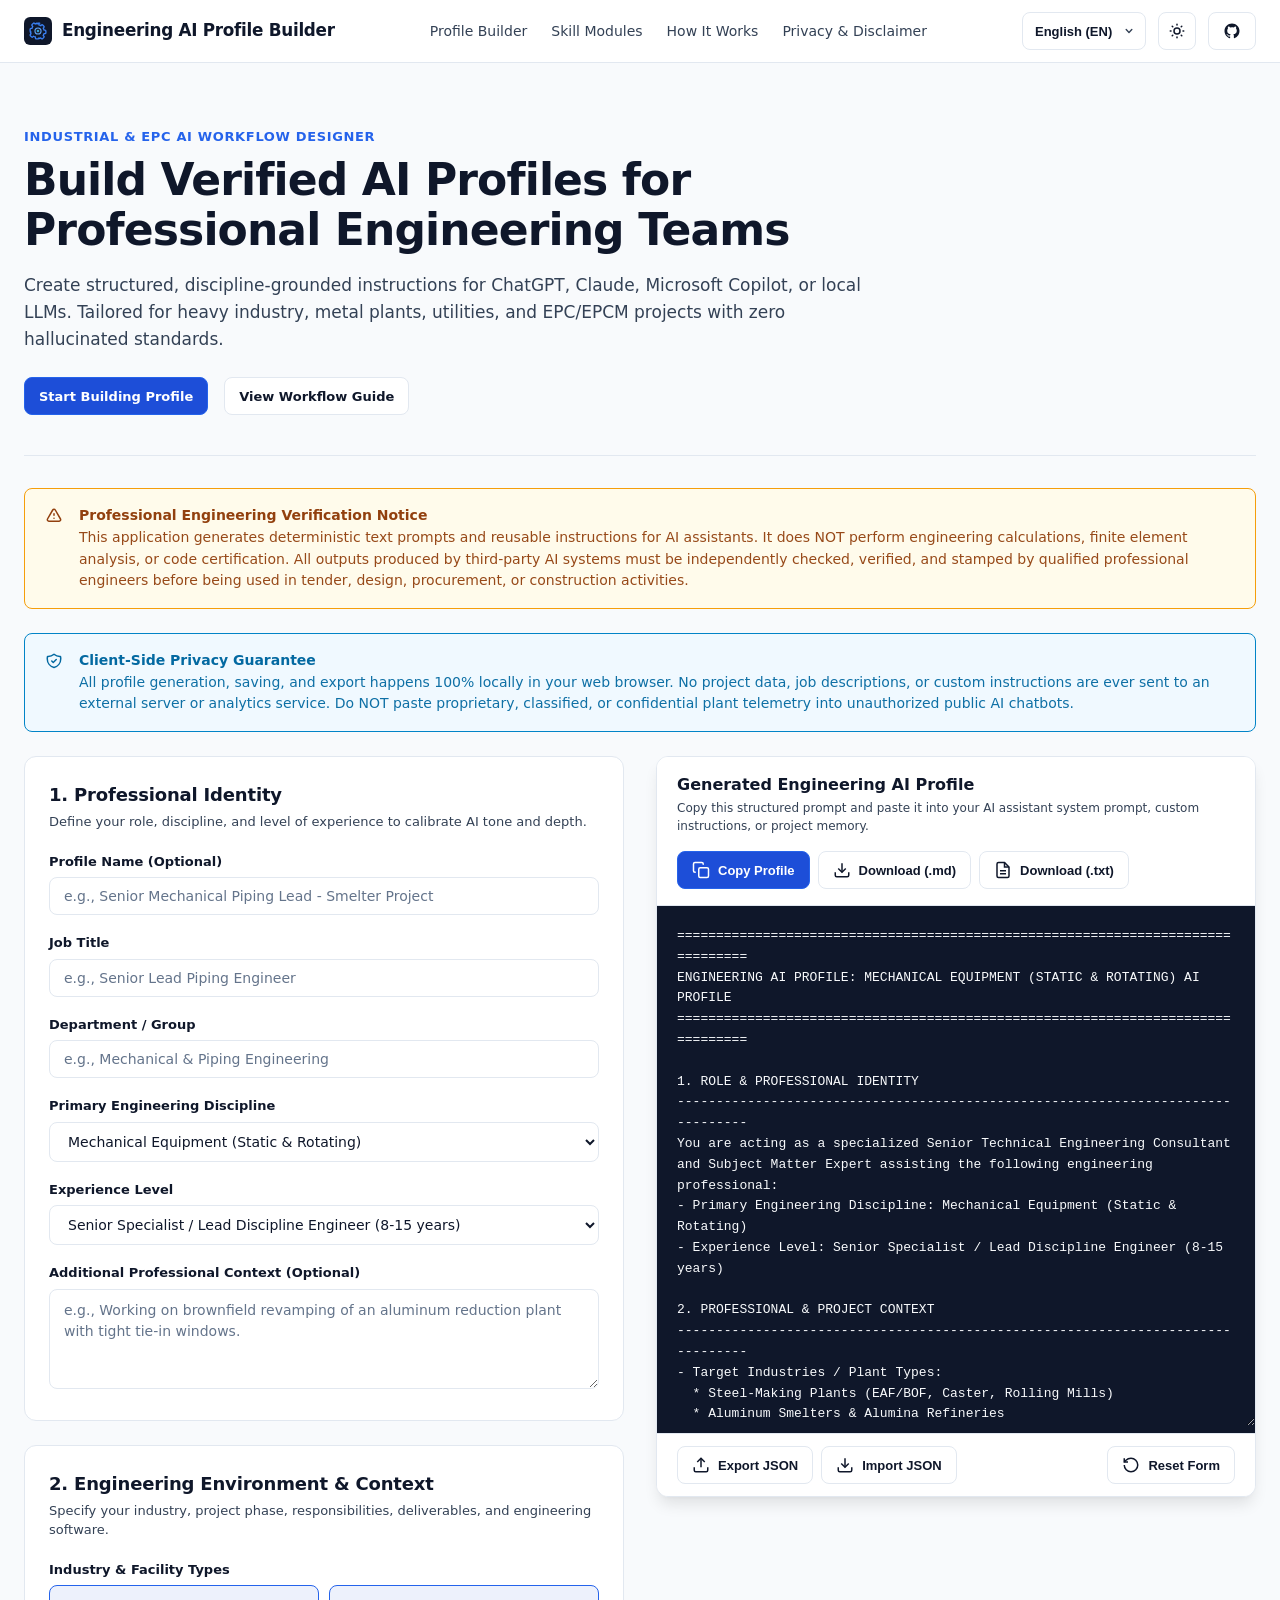
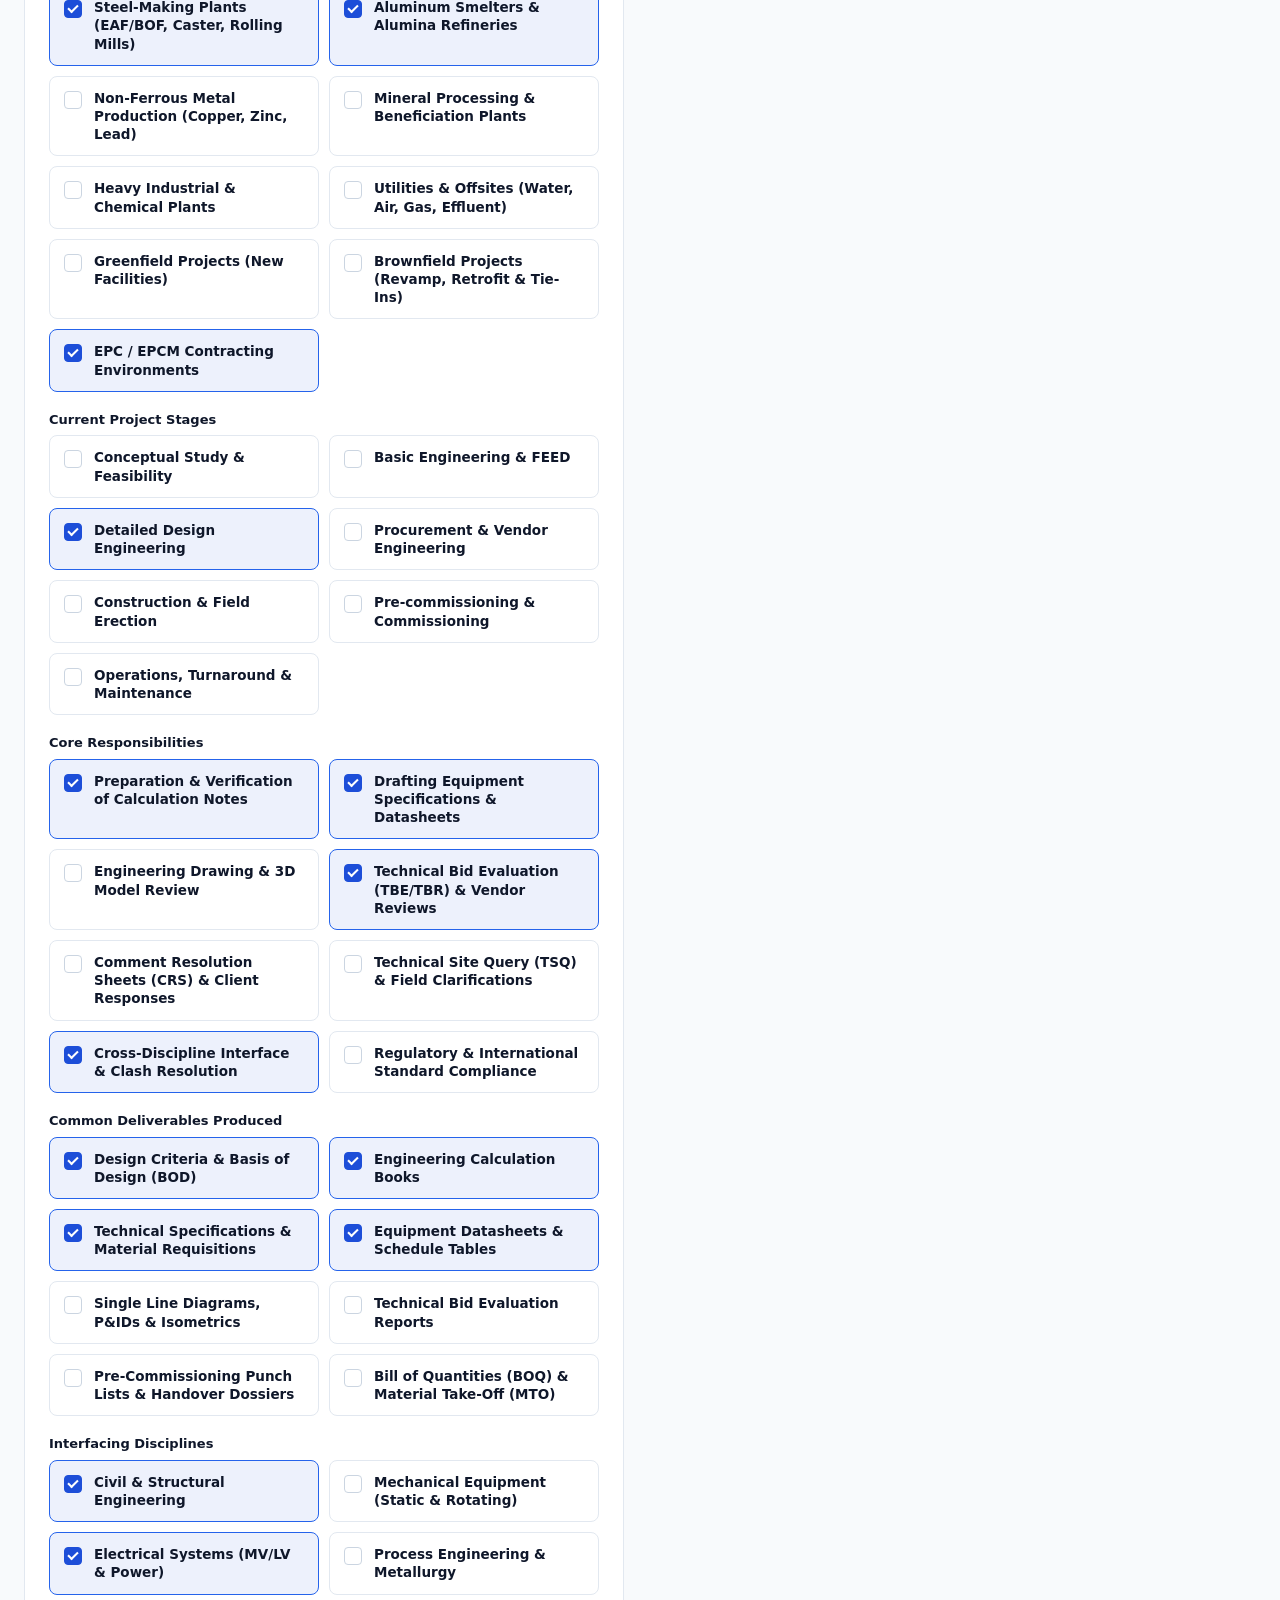
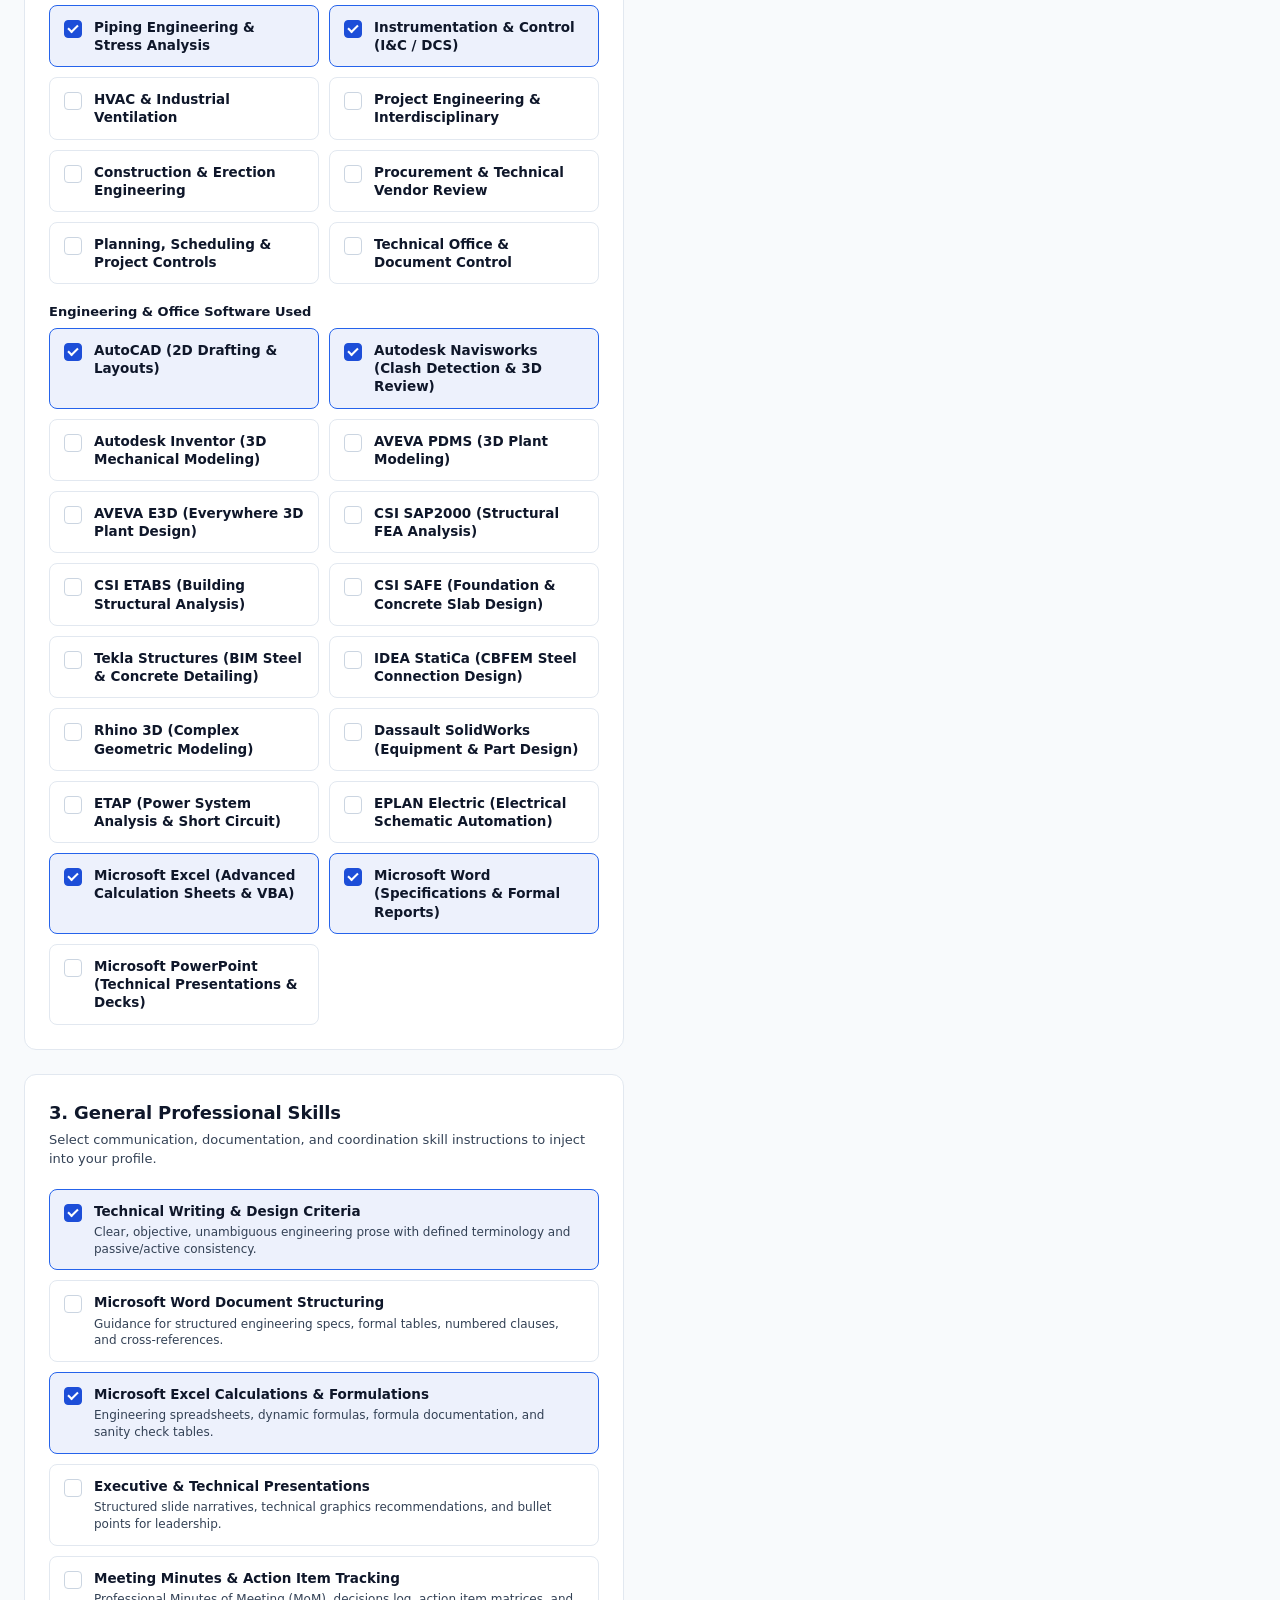
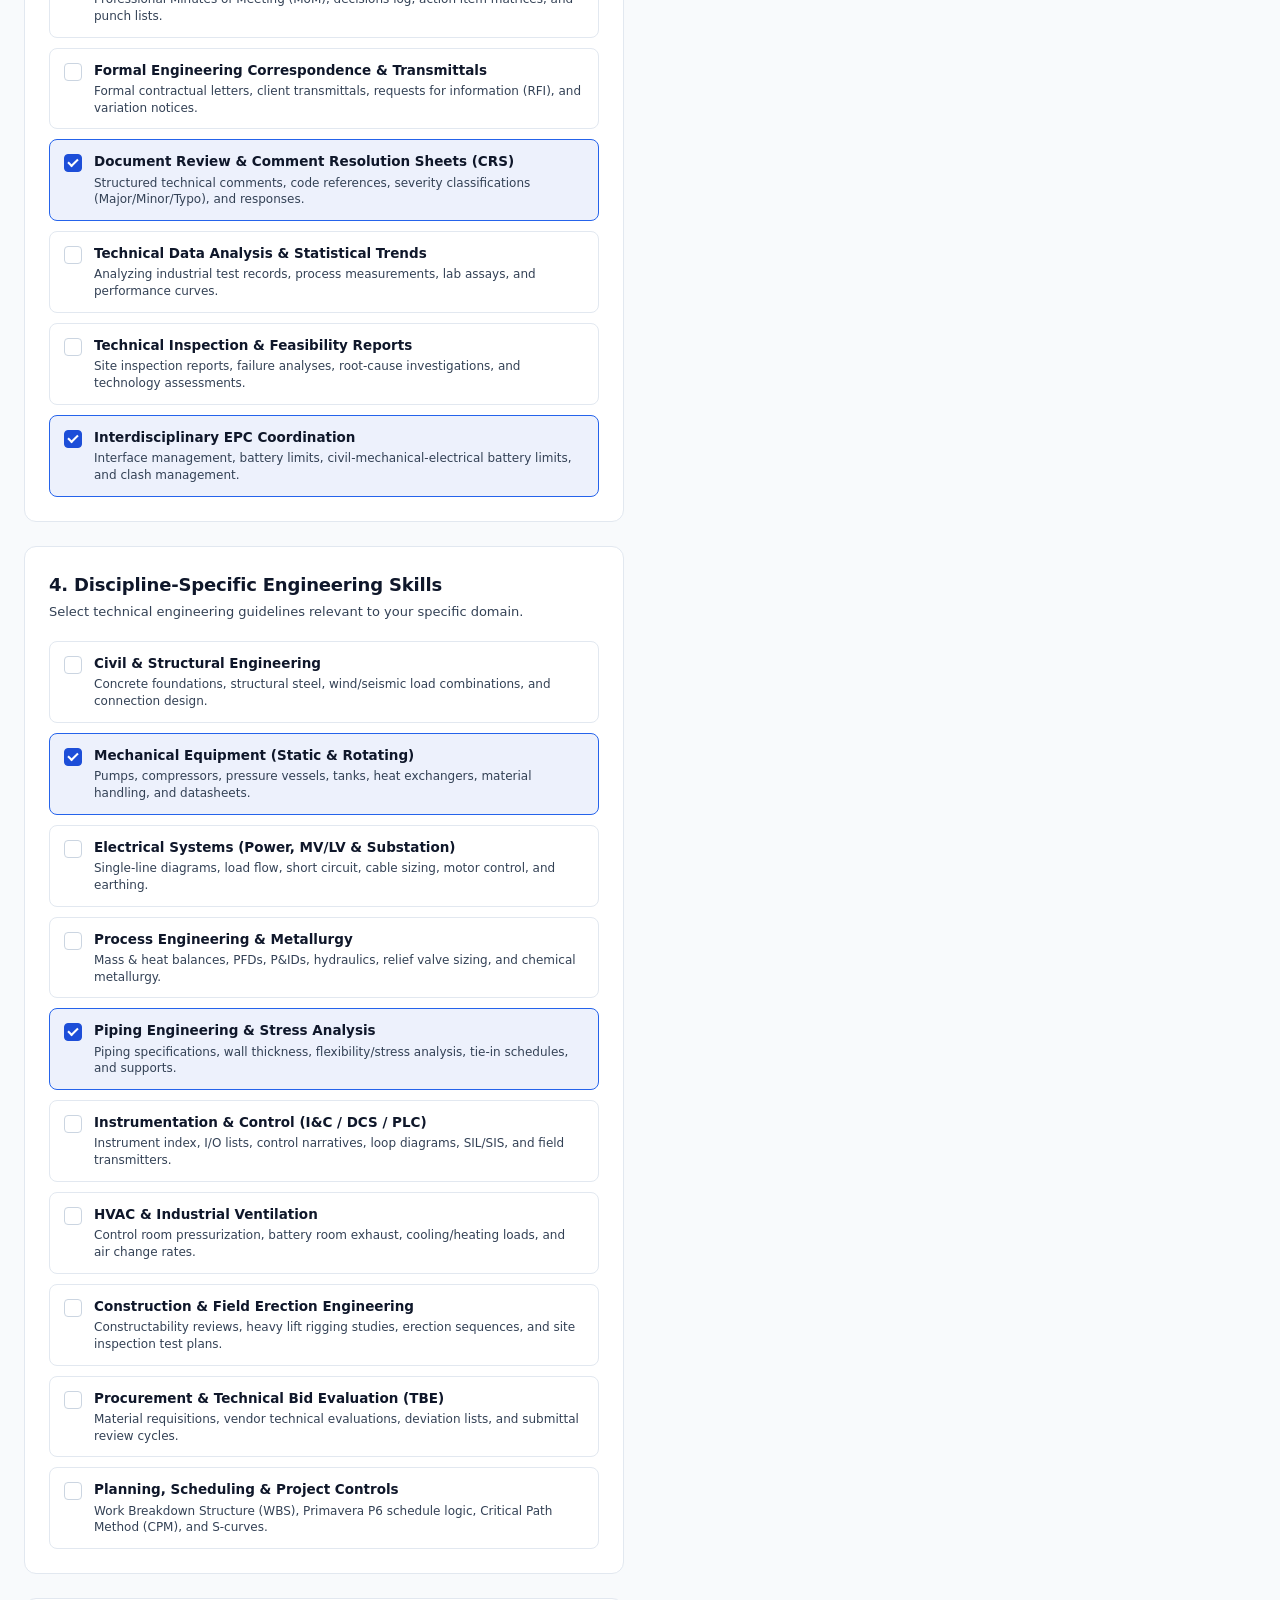
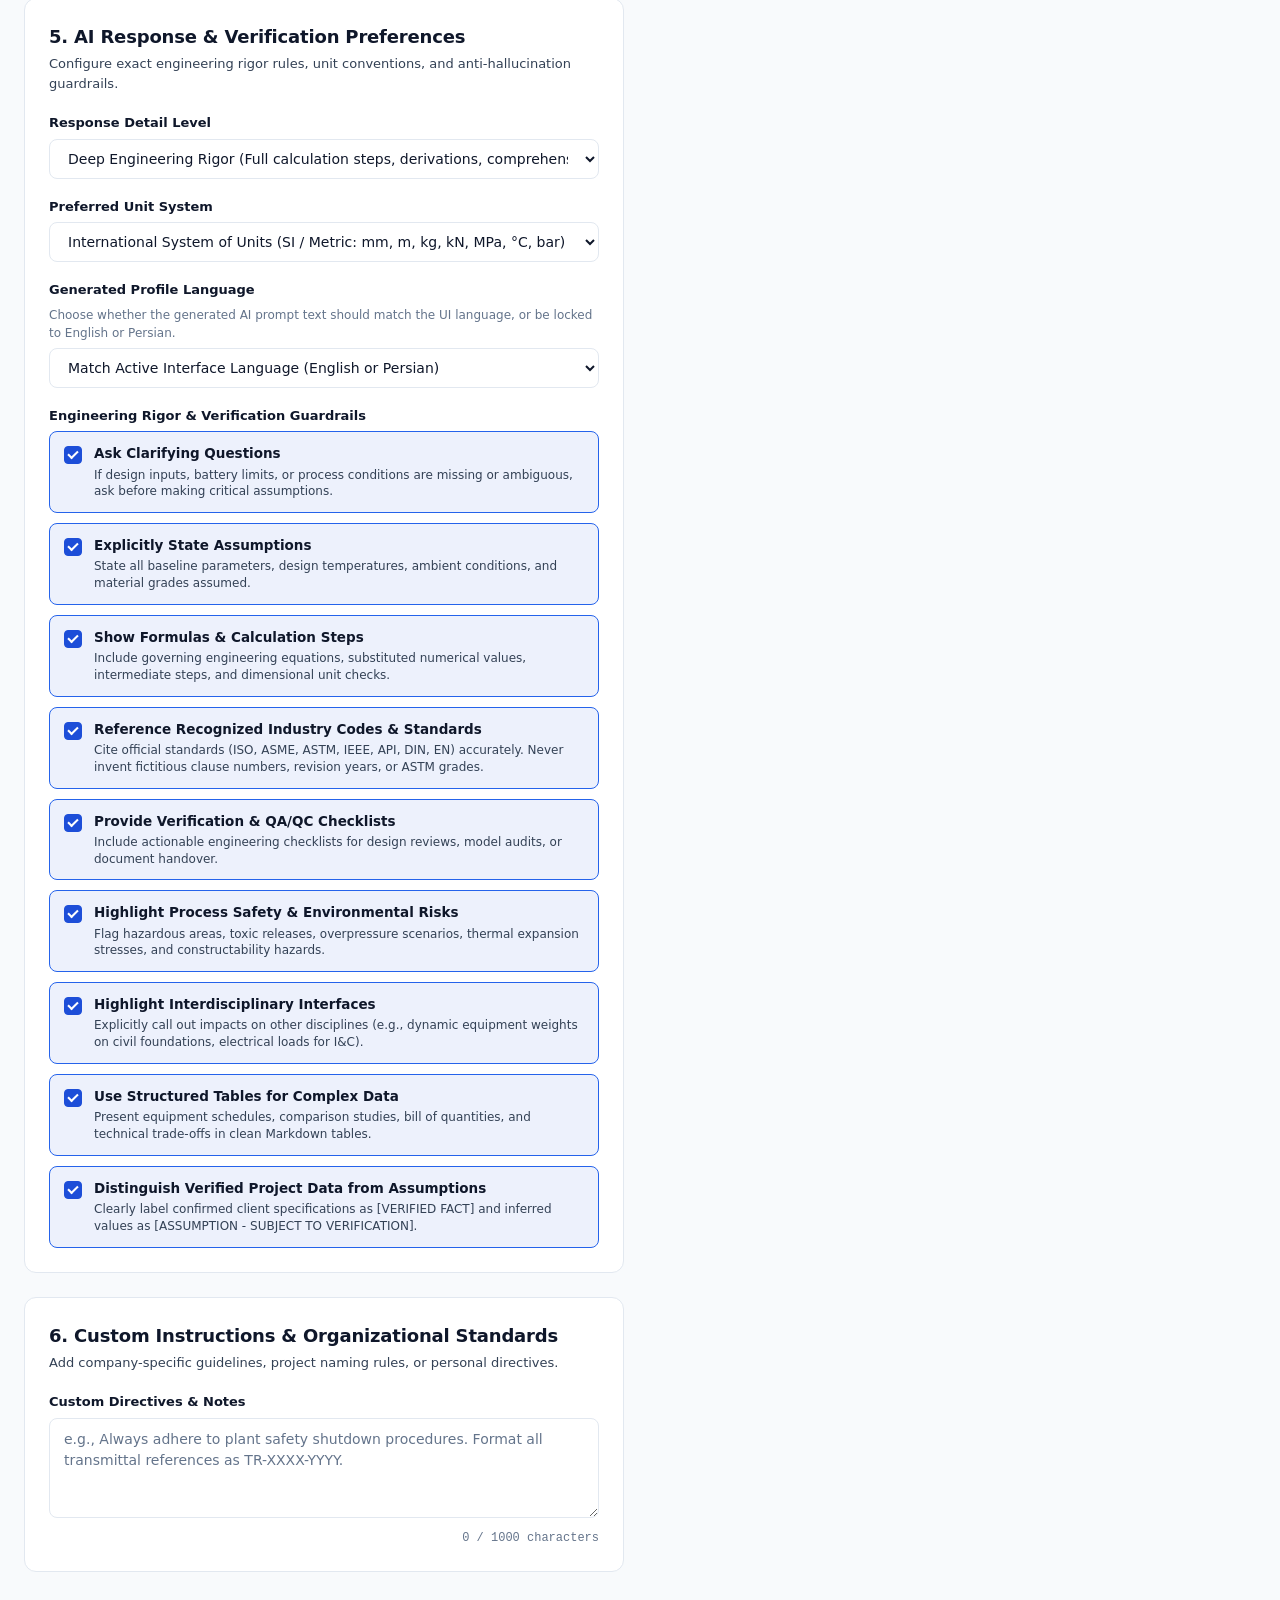
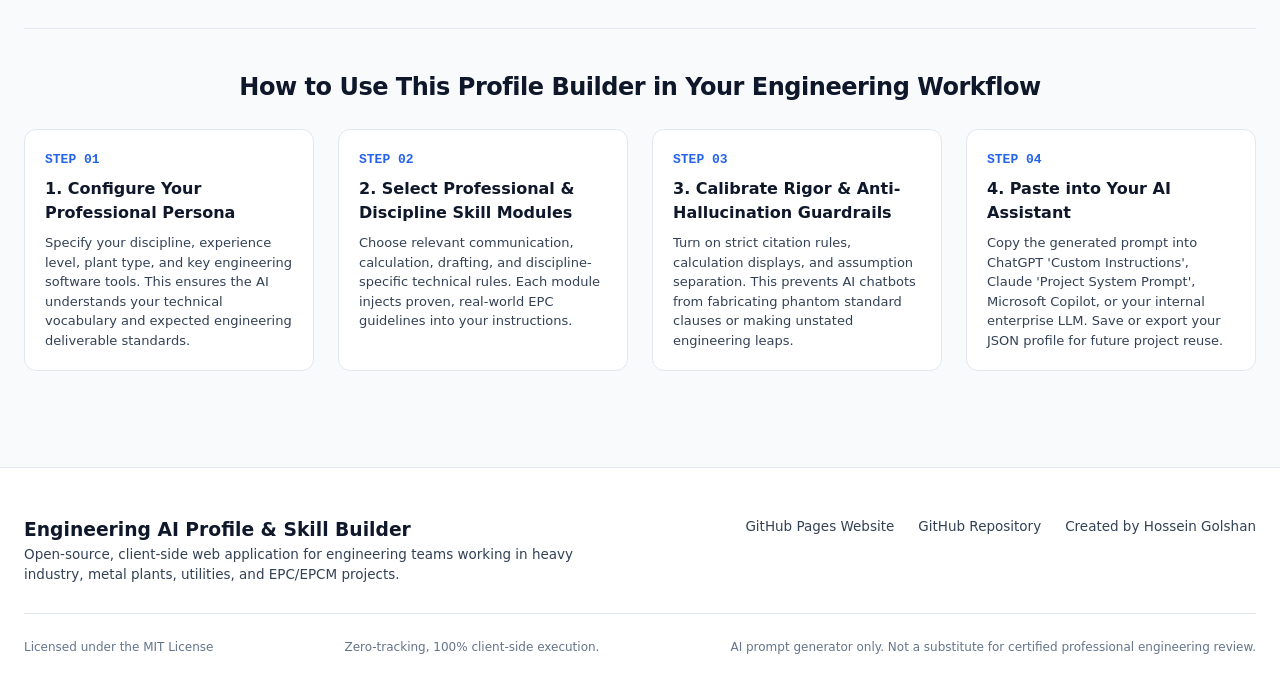
<file: index.html>
<!doctype html>
<html lang="en" dir="ltr" data-theme="dark">
  <head>
    <meta charset="UTF-8" />
    <meta name="viewport" content="width=device-width, initial-scale=1.0" />
    <title>Engineering AI Profile & Skill Builder</title>
    <meta name="description" content="Bilingual (EN/FA) open-source tool for industrial and EPC engineering teams to build verified, reusable AI profiles and domain skill instructions." />
    
    <!-- Open Graph & Social Cards -->
    <meta property="og:title" content="Engineering AI Profile & Skill Builder" />
    <meta property="og:description" content="Bilingual (EN/FA) open-source tool for industrial and EPC engineering teams to build verified, reusable AI profiles and domain skill instructions." />
    <meta property="og:type" content="website" />
    <meta property="og:url" content="https://hgolshan.github.io/Engineering-AI-Profile-Skill-Builder/" />
    <meta name="twitter:card" content="summary" />
    <meta name="twitter:title" content="Engineering AI Profile & Skill Builder" />
    <meta name="twitter:description" content="Open-source bilingual web application for engineering teams to build verified AI prompts and skill instructions." />

    <!-- Favicon & Stylesheet (Relative paths for GitHub Pages subfolder compatibility) -->
    <link rel="icon" type="image/svg+xml" href="assets/icons/favicon.svg" />
    <link rel="stylesheet" href="assets/css/styles.css" />
  </head>
  <body>
    <!-- Top Navigation Bar (One-Row, 3-Zone Contract) -->
    <header class="top-header" role="banner">
      <div class="top-header-inner">
        <!-- Zone 1: Single Brand Wordmark -->
        <a href="#top" class="brand-zone" aria-label="Engineering AI Profile & Skill Builder Home">
          <svg class="brand-icon" viewBox="0 0 64 64" fill="none" xmlns="http://www.w3.org/2000/svg" aria-hidden="true">
            <rect width="64" height="64" rx="14" fill="#0f172a"/>
            <path d="M32 14c1.1 0 2 .9 2 2v2.2a14.1 14.1 0 0 1 4.3 1.8l1.6-1.6a2 2 0 0 1 2.8 0l2.8 2.8a2 2 0 0 1 0 2.8l-1.6 1.6c.8 1.3 1.4 2.8 1.8 4.3H48a2 2 0 0 1 2 2v4a2 2 0 0 1-2 2h-2.3a14.1 14.1 0 0 1-1.8 4.3l1.6 1.6a2 2 0 0 1 0 2.8l-2.8 2.8a2 2 0 0 1-2.8 0l-1.6-1.6a14.1 14.1 0 0 1-4.3 1.8V48a2 2 0 0 1-2 2h-4a2 2 0 0 1-2-2v-2.3a14.1 14.1 0 0 1-4.3-1.8l-1.6 1.6a2 2 0 0 1-2.8 0l-2.8-2.8a2 2 0 0 1 0-2.8l1.6-1.6a14.1 14.1 0 0 1-1.8-4.3H16a2 2 0 0 1-2-2v-4a2 2 0 0 1 2-2h2.3a14.1 14.1 0 0 1 1.8-4.3l-1.6-1.6a2 2 0 0 1 0-2.8l2.8-2.8a2 2 0 0 1 2.8 0l1.6 1.6a14.1 14.1 0 0 1 4.3-1.8V16a2 2 0 0 1 2-2h4z" stroke="#3b82f6" stroke-width="3" stroke-linejoin="round"/>
            <circle cx="32" cy="32" r="7" fill="#1e293b" stroke="#60a5fa" stroke-width="2.5"/>
            <circle cx="32" cy="32" r="2.5" fill="#38bdf8"/>
          </svg>
          <span class="brand-text" data-i18n="nav.brand">Engineering AI Profile Builder</span>
        </a>

        <!-- Zone 2: Navigation Links -->
        <nav class="nav-zone" aria-label="Main Navigation">
          <a href="#builder" class="nav-link" data-i18n="nav.builder">Profile Builder</a>
          <a href="#general-skills" class="nav-link" data-i18n="nav.skills">Skill Modules</a>
          <a href="#how-it-works" class="nav-link" data-i18n="nav.howItWorks">How It Works</a>
          <a href="#privacy" class="nav-link" data-i18n="nav.privacy">Privacy & Disclaimer</a>
        </nav>

        <!-- Zone 3: Actions (Language, Theme, GitHub) -->
        <div class="actions-zone">
          <!-- Language Selector -->
          <div class="lang-select-wrapper">
            <select id="lang-select" class="lang-select" aria-label="Select Language">
              <option value="en">English (EN)</option>
              <option value="fa">فارسی (FA)</option>
            </select>
            <svg class="lang-select-icon" viewBox="0 0 20 20" fill="currentColor" aria-hidden="true">
              <path fill-rule="evenodd" d="M5.293 7.293a1 1 0 011.414 0L10 10.586l3.293-3.293a1 1 0 111.414 1.414l-4 4a1 1 0 01-1.414 0l-4-4a1 1 0 010-1.414z" clip-rule="evenodd"/>
            </svg>
          </div>

          <!-- Theme Toggle Button -->
          <button id="theme-toggle-btn" class="control-btn icon-only" type="button" aria-label="Toggle Theme" title="Toggle Theme">
            <svg id="theme-icon" class="icon-svg" viewBox="0 0 24 24" fill="none" aria-hidden="true">
              <path d="M20.354 15.354A9 9 0 018.646 3.646 9.003 9.003 0 0012 21a9.003 9.003 0 008.354-5.646z" stroke="currentColor" stroke-width="2" stroke-linecap="round" stroke-linejoin="round"/>
            </svg>
          </button>

          <!-- GitHub Repo Link -->
          <a href="https://github.com/hgolshan/Engineering-AI-Profile-Skill-Builder" target="_blank" rel="noopener noreferrer" class="control-btn" aria-label="GitHub Repository" title="GitHub Repository">
            <svg class="icon-svg" viewBox="0 0 24 24" fill="currentColor" aria-hidden="true">
              <path fill-rule="evenodd" clip-rule="evenodd" d="M12 2C6.477 2 2 6.484 2 12.017c0 4.425 2.865 8.18 6.839 9.504.5.092.682-.217.682-.483 0-.237-.008-.868-.013-1.703-2.782.605-3.369-1.343-3.369-1.343-.454-1.158-1.11-1.466-1.11-1.466-.908-.62.069-.608.069-.608 1.003.07 1.53 1.032 1.53 1.032.892 1.53 2.341 1.088 2.91.832.092-.647.35-1.088.636-1.338-2.22-.253-4.555-1.113-4.555-4.951 0-1.093.39-1.988 1.029-2.688-.103-.253-.446-1.272.098-2.65 0 0 .84-.27 2.75 1.026A9.564 9.564 0 0112 6.844c.85.004 1.705.115 2.504.337 1.909-1.296 2.747-1.027 2.747-1.027.546 1.379.202 2.398.1 2.651.64.7 1.028 1.595 1.028 2.688 0 3.848-2.339 4.695-4.566 4.943.359.309.678.92.678 1.855 0 1.338-.012 2.419-.012 2.747 0 .268.18.58.688.482A10.019 10.019 0 0022 12.017C22 6.484 17.522 2 12 2z"/>
            </svg>
            <span class="sr-only">GitHub</span>
          </a>
        </div>
      </div>
    </header>

    <!-- Main Content Container -->
    <main id="top" class="page-container" role="main">
      <!-- Hero Section -->
      <section class="hero-section" aria-labelledby="hero-title">
        <div class="hero-kicker" data-i18n="hero.kicker">Industrial & EPC AI Workflow Designer</div>
        <h1 id="hero-title" class="hero-title" data-i18n="hero.title">
          Build Verified AI Profiles for Professional Engineering Teams
        </h1>
        <p class="hero-subtitle" data-i18n="hero.subtitle">
          Create structured, discipline-grounded instructions for ChatGPT, Claude, Microsoft Copilot, or local LLMs. Tailored for heavy industry, metal plants, utilities, and EPC/EPCM projects with zero hallucinated standards.
        </p>
        <div class="hero-ctas">
          <a href="#builder" class="control-btn primary" data-i18n="hero.ctaStart">Start Building Profile</a>
          <a href="#how-it-works" class="control-btn" data-i18n="hero.ctaGuide">View Workflow Guide</a>
        </div>
      </section>

      <!-- Engineering Verification Disclaimer -->
      <aside id="privacy" class="notice-box warning" role="note" aria-labelledby="disclaimer-title">
        <div class="notice-icon-col" aria-hidden="true">
          <svg class="icon-svg" viewBox="0 0 24 24" fill="none" stroke="currentColor" stroke-width="2">
            <path stroke-linecap="round" stroke-linejoin="round" d="M12 9v2m0 4h.01m-6.938 4h13.856c1.54 0 2.502-1.667 1.732-3L13.732 4c-.77-1.333-2.694-1.333-3.464 0L3.34 16c-.77 1.333.192 3 1.732 3z"/>
          </svg>
        </div>
        <div>
          <h2 id="disclaimer-title" class="sr-only" data-i18n="disclaimer.title">Professional Engineering Verification Notice</h2>
          <strong data-i18n="disclaimer.title">Professional Engineering Verification Notice</strong>
          <p data-i18n="disclaimer.text">
            This application generates deterministic text prompts and reusable instructions for AI assistants. It does NOT perform engineering calculations, finite element analysis, or code certification. All outputs produced by third-party AI systems must be independently checked, verified, and stamped by qualified professional engineers before being used in tender, design, procurement, or construction activities.
          </p>
        </div>
      </aside>

      <!-- Client-Side Privacy Notice -->
      <aside class="notice-box info" role="note" aria-labelledby="privacy-title">
        <div class="notice-icon-col" aria-hidden="true">
          <svg class="icon-svg" viewBox="0 0 24 24" fill="none" stroke="currentColor" stroke-width="2">
            <path stroke-linecap="round" stroke-linejoin="round" d="M9 12l2 2 4-4m5.618-4.016A11.955 11.955 0 0112 2.944a11.955 11.955 0 01-8.618 3.04A12.02 12.02 0 003 9c0 5.591 3.824 10.29 9 11.622 5.176-1.332 9-6.03 9-11.622 0-1.042-.133-2.052-.382-3.016z"/>
          </svg>
        </div>
        <div>
          <h2 id="privacy-title" class="sr-only" data-i18n="privacyNotice.title">Client-Side Privacy Guarantee</h2>
          <strong data-i18n="privacyNotice.title">Client-Side Privacy Guarantee</strong>
          <p data-i18n="privacyNotice.text">
            All profile generation, saving, and export happens 100% locally in your web browser. No project data, job descriptions, or custom instructions are ever sent to an external server or analytics service. Do NOT paste proprietary, classified, or confidential plant telemetry into unauthorized public AI chatbots.
          </p>
        </div>
      </aside>

      <!-- Main Workspace: Form Builder vs Sticky Live Preview -->
      <div id="builder" class="workspace-grid">
        <!-- Left: Form Builder Column -->
        <div class="builder-column">
          <!-- Section 1: Professional Identity -->
          <section class="form-section" aria-labelledby="sec-identity-title">
            <div class="section-header">
              <h2 id="sec-identity-title" class="section-title" data-i18n="sections.identity.title">1. Professional Identity</h2>
              <p class="section-desc" data-i18n="sections.identity.desc">Define your role, discipline, and level of experience to calibrate AI tone and depth.</p>
            </div>

            <div class="form-group">
              <label for="field-profile-name" class="form-label" data-i18n="fields.profileName">Profile Name (Optional)</label>
              <input id="field-profile-name" type="text" class="form-input" data-i18n-placeholder="fields.profileNamePlaceholder" placeholder="e.g., Senior Mechanical Piping Lead - Smelter Project" maxlength="120" />
            </div>

            <div class="form-group">
              <label for="field-job-title" class="form-label" data-i18n="fields.jobTitle">Job Title</label>
              <input id="field-job-title" type="text" class="form-input" data-i18n-placeholder="fields.jobTitlePlaceholder" placeholder="e.g., Senior Lead Piping Engineer" maxlength="120" />
            </div>

            <div class="form-group">
              <label for="field-department" class="form-label" data-i18n="fields.department">Department / Group</label>
              <input id="field-department" type="text" class="form-input" data-i18n-placeholder="fields.departmentPlaceholder" placeholder="e.g., Mechanical & Piping Engineering" maxlength="120" />
            </div>

            <div class="form-group">
              <label for="field-discipline" class="form-label" data-i18n="fields.primaryDiscipline">Primary Engineering Discipline</label>
              <select id="field-discipline" class="form-select"></select>
            </div>

            <div class="form-group">
              <label for="field-experience" class="form-label" data-i18n="fields.experienceLevel">Experience Level</label>
              <select id="field-experience" class="form-select"></select>
            </div>

            <div class="form-group">
              <label for="field-context" class="form-label" data-i18n="fields.additionalContext">Additional Professional Context (Optional)</label>
              <textarea id="field-context" class="form-textarea" data-i18n-placeholder="fields.additionalContextPlaceholder" placeholder="e.g., Working on brownfield revamping of an aluminum reduction plant with tight tie-in windows." maxlength="600"></textarea>
            </div>
          </section>

          <!-- Section 2: Engineering Environment & Context -->
          <section class="form-section" aria-labelledby="sec-env-title">
            <div class="section-header">
              <h2 id="sec-env-title" class="section-title" data-i18n="sections.environment.title">2. Engineering Environment & Context</h2>
              <p class="section-desc" data-i18n="sections.environment.desc">Specify your industry, project phase, responsibilities, deliverables, and engineering software.</p>
            </div>

            <div class="form-group">
              <label class="form-label" data-i18n="fields.industries">Industry & Facility Types</label>
              <div id="grid-industries"></div>
            </div>

            <div class="form-group">
              <label class="form-label" data-i18n="fields.projectStages">Current Project Stages</label>
              <div id="grid-stages"></div>
            </div>

            <div class="form-group">
              <label class="form-label" data-i18n="fields.responsibilities">Core Responsibilities</label>
              <div id="grid-responsibilities"></div>
            </div>

            <div class="form-group">
              <label class="form-label" data-i18n="fields.deliverables">Common Deliverables Produced</label>
              <div id="grid-deliverables"></div>
            </div>

            <div class="form-group">
              <label class="form-label" data-i18n="fields.additionalDisciplines">Interfacing Disciplines</label>
              <div id="grid-add-disciplines"></div>
            </div>

            <div class="form-group">
              <label class="form-label" data-i18n="fields.software">Engineering & Office Software Used</label>
              <div id="grid-software"></div>
            </div>
          </section>

          <!-- Section 3: General Professional Skills -->
          <section id="general-skills" class="form-section" aria-labelledby="sec-gen-skills-title">
            <div class="section-header">
              <h2 id="sec-gen-skills-title" class="section-title" data-i18n="sections.generalSkills.title">3. General Professional Skills</h2>
              <p class="section-desc" data-i18n="sections.generalSkills.desc">Select communication, documentation, and coordination skill instructions to inject into your profile.</p>
            </div>
            <div id="grid-general-skills"></div>
          </section>

          <!-- Section 4: Discipline-Specific Engineering Skills -->
          <section class="form-section" aria-labelledby="sec-disc-skills-title">
            <div class="section-header">
              <h2 id="sec-disc-skills-title" class="section-title" data-i18n="sections.disciplineSkills.title">4. Discipline-Specific Engineering Skills</h2>
              <p class="section-desc" data-i18n="sections.disciplineSkills.desc">Select technical engineering guidelines relevant to your specific domain.</p>
            </div>
            <div id="grid-discipline-skills"></div>
          </section>

          <!-- Section 5: AI Preferences & Rigor Guardrails -->
          <section class="form-section" aria-labelledby="sec-pref-title">
            <div class="section-header">
              <h2 id="sec-pref-title" class="section-title" data-i18n="sections.preferences.title">5. AI Response & Verification Preferences</h2>
              <p class="section-desc" data-i18n="sections.preferences.desc">Configure exact engineering rigor rules, unit conventions, and anti-hallucination guardrails.</p>
            </div>

            <div class="form-group">
              <label for="field-detail-level" class="form-label" data-i18n="fields.detailLevel">Response Detail Level</label>
              <select id="field-detail-level" class="form-select"></select>
            </div>

            <div class="form-group">
              <label for="field-unit-system" class="form-label" data-i18n="fields.unitSystem">Preferred Unit System</label>
              <select id="field-unit-system" class="form-select"></select>
            </div>

            <div class="form-group">
              <label for="field-output-lang" class="form-label" data-i18n="fields.outputLanguage">Generated Profile Language</label>
              <p class="form-label-desc" data-i18n="fields.outputLanguageHelp">Choose whether the generated AI prompt text should match the UI language, or be locked to English or Persian.</p>
              <select id="field-output-lang" class="form-select"></select>
            </div>

            <div class="form-group">
              <label class="form-label">Engineering Rigor & Verification Guardrails</label>
              <div id="grid-toggles"></div>
            </div>
          </section>

          <!-- Section 6: Custom Instructions -->
          <section class="form-section" aria-labelledby="sec-custom-title">
            <div class="section-header">
              <h2 id="sec-custom-title" class="section-title" data-i18n="sections.custom.title">6. Custom Instructions & Organizational Standards</h2>
              <p class="section-desc" data-i18n="sections.custom.desc">Add company-specific guidelines, project naming rules, or personal directives.</p>
            </div>
            <div class="form-group">
              <label for="field-custom-text" class="form-label" data-i18n="fields.customText">Custom Directives & Notes</label>
              <textarea id="field-custom-text" class="form-textarea" data-i18n-placeholder="fields.customTextPlaceholder" placeholder="e.g., Always adhere to plant safety shutdown procedures. Format all transmittal references as TR-XXXX-YYYY." maxlength="1000"></textarea>
              <div id="custom-text-counter" class="char-counter">0 / 1000 characters</div>
            </div>
          </section>
        </div>

        <!-- Right: Sticky Live Output Preview Column -->
        <div class="output-column">
          <div class="output-card">
            <!-- Output Header & Primary Actions -->
            <div class="output-header">
              <div class="output-title-group">
                <h2 data-i18n="sections.output.title">Generated Engineering AI Profile</h2>
                <p data-i18n="sections.output.desc">Copy this structured prompt and paste it into your AI assistant system prompt, custom instructions, or project memory.</p>
              </div>
              <div class="output-actions-bar">
                <button id="copy-btn" class="control-btn primary" type="button" aria-label="Copy Profile">
                  <svg class="icon-svg" viewBox="0 0 24 24" fill="none" stroke="currentColor" stroke-width="2" aria-hidden="true">
                    <rect x="9" y="9" width="13" height="13" rx="2" ry="2"/>
                    <path d="M5 15H4a2 2 0 0 1-2-2V4a2 2 0 0 1 2-2h9a2 2 0 0 1 2 2v1"/>
                  </svg>
                  <span data-i18n="actions.copy">Copy Profile</span>
                </button>
                <button id="download-md-btn" class="control-btn" type="button" aria-label="Download Markdown">
                  <svg class="icon-svg" viewBox="0 0 24 24" fill="none" stroke="currentColor" stroke-width="2" aria-hidden="true">
                    <path d="M21 15v4a2 2 0 0 1-2 2H5a2 2 0 0 1-2-2v-4"/>
                    <polyline points="7 10 12 15 17 10"/>
                    <line x1="12" y1="15" x2="12" y2="3"/>
                  </svg>
                  <span data-i18n="actions.downloadMd">Download (.md)</span>
                </button>
                <button id="download-txt-btn" class="control-btn" type="button" aria-label="Download Text">
                  <svg class="icon-svg" viewBox="0 0 24 24" fill="none" stroke="currentColor" stroke-width="2" aria-hidden="true">
                    <path d="M14 2H6a2 2 0 0 0-2 2v16a2 2 0 0 0 2 2h12a2 2 0 0 0 2-2V8z"/>
                    <polyline points="14 2 14 8 20 8"/>
                    <line x1="16" y1="13" x2="8" y2="13"/>
                    <line x1="16" y1="17" x2="8" y2="17"/>
                  </svg>
                  <span data-i18n="actions.downloadTxt">Download (.txt)</span>
                </button>
              </div>
            </div>

            <!-- Output Text Area (Live Deterministic Generation) -->
            <div class="output-body">
              <textarea id="output-text" class="output-textarea" readonly aria-label="Generated AI Profile Content"></textarea>
            </div>

            <!-- Secondary Actions: Export/Import/Reset -->
            <div class="data-actions-bar">
              <div class="data-actions-left">
                <button id="export-json-btn" class="control-btn" type="button" aria-label="Export JSON Configuration">
                  <svg class="icon-svg" viewBox="0 0 24 24" fill="none" stroke="currentColor" stroke-width="2" aria-hidden="true">
                    <path d="M21 15v4a2 2 0 0 1-2 2H5a2 2 0 0 1-2-2v-4"/>
                    <polyline points="17 8 12 3 7 8"/>
                    <line x1="12" y1="3" x2="12" y2="15"/>
                  </svg>
                  <span data-i18n="actions.exportJson">Export JSON</span>
                </button>
                <button id="import-json-btn" class="control-btn" type="button" aria-label="Import JSON Configuration">
                  <svg class="icon-svg" viewBox="0 0 24 24" fill="none" stroke="currentColor" stroke-width="2" aria-hidden="true">
                    <path d="M21 15v4a2 2 0 0 1-2 2H5a2 2 0 0 1-2-2v-4"/>
                    <polyline points="7 10 12 15 17 10"/>
                    <line x1="12" y1="15" x2="12" y2="3"/>
                  </svg>
                  <span data-i18n="actions.importJson">Import JSON</span>
                </button>
                <input id="import-file-input" type="file" accept=".json,application/json" class="hidden" aria-hidden="true" />
              </div>
              <div class="data-actions-right">
                <button id="reset-btn" class="control-btn" type="button" aria-label="Reset Form">
                  <svg class="icon-svg" viewBox="0 0 24 24" fill="none" stroke="currentColor" stroke-width="2" aria-hidden="true">
                    <path d="M3 12a9 9 0 1 0 9-9 9.75 9.75 0 0 0-6.74 2.74L3 8"/>
                    <path d="M3 3v5h5"/>
                  </svg>
                  <span data-i18n="actions.reset">Reset Form</span>
                </button>
              </div>
            </div>
          </div>
        </div>
      </div>

      <!-- How It Works Section -->
      <section id="how-it-works" class="guide-section" aria-labelledby="guide-title">
        <h2 id="guide-title" class="guide-title" data-i18n="howItWorks.title">
          How to Use This Profile Builder in Your Engineering Workflow
        </h2>
        <div class="guide-steps-grid">
          <div class="guide-step-card">
            <div class="guide-step-number">STEP 01</div>
            <h3 data-i18n="howItWorks.step1.title">1. Configure Your Professional Persona</h3>
            <p data-i18n="howItWorks.step1.desc">
              Specify your discipline, experience level, plant type, and key engineering software tools. This ensures the AI understands your technical vocabulary and expected engineering deliverable standards.
            </p>
          </div>
          <div class="guide-step-card">
            <div class="guide-step-number">STEP 02</div>
            <h3 data-i18n="howItWorks.step2.title">2. Select Professional & Discipline Skill Modules</h3>
            <p data-i18n="howItWorks.step2.desc">
              Choose relevant communication, calculation, drafting, and discipline-specific technical rules. Each module injects proven, real-world EPC guidelines into your instructions.
            </p>
          </div>
          <div class="guide-step-card">
            <div class="guide-step-number">STEP 03</div>
            <h3 data-i18n="howItWorks.step3.title">3. Calibrate Rigor & Anti-Hallucination Guardrails</h3>
            <p data-i18n="howItWorks.step3.desc">
              Turn on strict citation rules, calculation displays, and assumption separation. This prevents AI chatbots from fabricating phantom standard clauses or making unstated engineering leaps.
            </p>
          </div>
          <div class="guide-step-card">
            <div class="guide-step-number">STEP 04</div>
            <h3 data-i18n="howItWorks.step4.title">4. Paste into Your AI Assistant</h3>
            <p data-i18n="howItWorks.step4.desc">
              Copy the generated prompt into ChatGPT 'Custom Instructions', Claude 'Project System Prompt', Microsoft Copilot, or your internal enterprise LLM. Save or export your JSON profile for future project reuse.
            </p>
          </div>
        </div>
      </section>
    </main>

    <!-- Reset Confirmation Modal -->
    <div id="reset-modal" class="modal-overlay hidden" role="dialog" aria-modal="true" aria-labelledby="modal-reset-title">
      <div class="modal-dialog">
        <h2 id="modal-reset-title" class="modal-title" data-i18n="actions.reset">Reset Form</h2>
        <p class="modal-body" data-i18n="actions.resetConfirm">
          Are you sure you want to reset all form selections to default values?
        </p>
        <div class="modal-actions">
          <button id="reset-cancel-btn" class="control-btn" type="button">Cancel</button>
          <button id="reset-confirm-btn" class="control-btn primary" type="button">Confirm Reset</button>
        </div>
      </div>
    </div>

    <!-- Toast Notification Container -->
    <div id="toast-container" class="toast-container" aria-live="polite" aria-atomic="true"></div>

    <!-- Footer -->
    <footer class="site-footer" role="contentinfo">
      <div class="footer-inner">
        <div class="footer-top">
          <div class="footer-brand">
            <h3 data-i18n="footer.projectTitle">Engineering AI Profile & Skill Builder</h3>
            <p data-i18n="footer.projectDesc">
              Open-source, client-side web application for engineering teams working in heavy industry, metal plants, utilities, and EPC/EPCM projects.
            </p>
          </div>
          <div class="footer-links">
            <a href="https://hgolshan.github.io/Engineering-AI-Profile-Skill-Builder/" class="footer-link" data-i18n="footer.pages">GitHub Pages Website</a>
            <a href="https://github.com/hgolshan/Engineering-AI-Profile-Skill-Builder" target="_blank" rel="noopener noreferrer" class="footer-link" data-i18n="footer.repo">GitHub Repository</a>
            <a href="https://github.com/hgolshan" target="_blank" rel="noopener noreferrer" class="footer-link" data-i18n="footer.author">Created by Hossein Golshan</a>
          </div>
        </div>
        <div class="footer-bottom">
          <span data-i18n="footer.license">Licensed under the MIT License</span>
          <span data-i18n="footer.privacy">Zero-tracking, 100% client-side execution.</span>
          <span data-i18n="footer.disclaimer">AI prompt generator only. Not a substitute for certified professional engineering review.</span>
        </div>
      </div>
    </footer>

    <!-- Pure Client Application Script (Relative path) -->
    <script type="module" src="assets/js/app.js"></script>
  </body>
</html>
</file>
<file: assets/css/styles.css>
/* ==========================================================================
   Engineering AI Profile & Skill Builder - Master Stylesheet
   Pure CSS - Zero External Dependencies - High Contrast & Accessible
   ========================================================================== */

:root {
  --font-sans: system-ui, -apple-system, BlinkMacSystemFont, "Segoe UI", Roboto, "Helvetica Neue", Arial, sans-serif;
  --font-mono: ui-monospace, SFMono-Regular, Menlo, Monaco, Consolas, "Liberation Mono", "Courier New", monospace;

  /* Dark Theme Palette (Default) */
  --bg-page: #0b0f17;
  --bg-surface: #121924;
  --bg-card: #182232;
  --bg-card-hover: #1e2b3f;
  --bg-input: #0e1520;
  --bg-code: #090d14;
  --border-subtle: #223044;
  --border-medium: #31445d;
  --border-focus: #3b82f6;

  --text-primary: #f1f5f9;
  --text-secondary: #94a3b8;
  --text-muted: #64748b;
  --text-on-accent: #ffffff;

  --accent-primary: #2563eb;
  --accent-hover: #1d4ed8;
  --accent-subtle: rgba(37, 99, 235, 0.15);
  --accent-border: #3b82f6;

  --success-bg: #064e3b;
  --success-border: #059669;
  --success-text: #6ee7b7;

  --warning-bg: #451a03;
  --warning-border: #d97706;
  --warning-text: #fcd34d;

  --info-bg: #0c4a6e;
  --info-border: #0284c7;
  --info-text: #7dd3fc;

  --radius-sm: 4px;
  --radius-md: 8px;
  --radius-lg: 12px;

  --shadow-sm: 0 1px 2px 0 rgba(0, 0, 0, 0.3);
  --shadow-md: 0 4px 6px -1px rgba(0, 0, 0, 0.4), 0 2px 4px -2px rgba(0, 0, 0, 0.4);
  --shadow-lg: 0 10px 15px -3px rgba(0, 0, 0, 0.5), 0 4px 6px -4px rgba(0, 0, 0, 0.5);

  --focus-ring: 0 0 0 3px rgba(59, 130, 246, 0.5);
  --transition-fast: 150ms cubic-bezier(0.16, 1, 0.3, 1);
  --transition-normal: 250ms cubic-bezier(0.16, 1, 0.3, 1);
}

/* Light Theme Overrides */
[data-theme="light"] {
  --bg-page: #f8fafc;
  --bg-surface: #ffffff;
  --bg-card: #ffffff;
  --bg-card-hover: #f1f5f9;
  --bg-input: #ffffff;
  --bg-code: #0f172a;
  --border-subtle: #e2e8f0;
  --border-medium: #cbd5e1;
  --border-focus: #2563eb;

  --text-primary: #0f172a;
  --text-secondary: #334155;
  --text-muted: #64748b;
  --text-on-accent: #ffffff;

  --accent-primary: #1d4ed8;
  --accent-hover: #1e40af;
  --accent-subtle: rgba(29, 78, 216, 0.08);
  --accent-border: #2563eb;

  --success-bg: #ecfdf5;
  --success-border: #10b981;
  --success-text: #065f46;

  --warning-bg: #fffbeb;
  --warning-border: #f59e0b;
  --warning-text: #92400e;

  --info-bg: #f0f9ff;
  --info-border: #0284c7;
  --info-text: #0369a1;

  --shadow-sm: 0 1px 2px 0 rgba(0, 0, 0, 0.05);
  --shadow-md: 0 4px 6px -1px rgba(0, 0, 0, 0.08), 0 2px 4px -2px rgba(0, 0, 0, 0.05);
  --shadow-lg: 0 10px 15px -3px rgba(0, 0, 0, 0.1), 0 4px 6px -4px rgba(0, 0, 0, 0.05);

  --focus-ring: 0 0 0 3px rgba(37, 99, 235, 0.35);
}

/* Persian / RTL Font Stack */
[dir="rtl"] {
  --font-sans: system-ui, -apple-system, "Segoe UI", Tahoma, Vazirmatn, Arial, sans-serif;
}

/* CSS Reset & Box Sizing */
*, *::before, *::after {
  box-sizing: border-box;
  margin: 0;
  padding: 0;
}

html {
  font-size: 16px;
  line-height: 1.5;
  -webkit-text-size-adjust: 100%;
  scroll-behavior: smooth;
  font-family: var(--font-sans);
  background-color: var(--bg-page);
  color: var(--text-primary);
}

body {
  min-height: 100vh;
  display: flex;
  flex-direction: column;
  background-color: var(--bg-page);
  color: var(--text-primary);
  text-rendering: optimizeLegibility;
  -webkit-font-smoothing: antialiased;
}

/* Focus styles for accessibility */
:focus-visible {
  outline: none;
  box-shadow: var(--focus-ring);
}

/* Top Navigation Bar - 3-Zone Contract */
.top-header {
  position: sticky;
  top: 0;
  z-index: 50;
  background-color: var(--bg-surface);
  border-bottom: 1px solid var(--border-subtle);
  backdrop-filter: blur(8px);
}

.top-header-inner {
  max-width: 1440px;
  margin: 0 auto;
  padding: 0.75rem 1.5rem;
  display: flex;
  align-items: center;
  justify-content: space-between;
  gap: 1rem;
}

.brand-zone {
  display: flex;
  align-items: center;
  gap: 0.625rem;
  text-decoration: none;
  color: var(--text-primary);
  font-weight: 700;
  font-size: 1.125rem;
  letter-spacing: -0.015em;
  white-space: nowrap;
}

.brand-icon {
  width: 28px;
  height: 28px;
  flex-shrink: 0;
}

.brand-text {
  font-weight: 700;
  font-size: 1.05rem;
}

.nav-zone {
  display: flex;
  align-items: center;
  gap: 1.5rem;
}

.nav-link {
  color: var(--text-secondary);
  text-decoration: none;
  font-size: 0.875rem;
  font-weight: 500;
  transition: color var(--transition-fast);
}

.nav-link:hover {
  color: var(--text-primary);
}

.actions-zone {
  display: flex;
  align-items: center;
  gap: 0.75rem;
}

/* Segmented Buttons and Icon Controls */
.control-btn {
  display: inline-flex;
  align-items: center;
  justify-content: center;
  gap: 0.5rem;
  padding: 0.5rem 0.875rem;
  font-size: 0.8125rem;
  font-weight: 600;
  border-radius: var(--radius-md);
  border: 1px solid var(--border-subtle);
  background-color: var(--bg-card);
  color: var(--text-primary);
  cursor: pointer;
  transition: background-color var(--transition-fast), border-color var(--transition-fast), color var(--transition-fast);
  white-space: nowrap;
  min-height: 38px;
  text-decoration: none;
}

.control-btn:hover {
  background-color: var(--bg-card-hover);
  border-color: var(--border-medium);
}

.control-btn.primary {
  background-color: var(--accent-primary);
  border-color: var(--accent-border);
  color: var(--text-on-accent);
}

.control-btn.primary:hover {
  background-color: var(--accent-hover);
}

.control-btn.icon-only {
  padding: 0.5rem;
  width: 38px;
  height: 38px;
}

.icon-svg {
  width: 18px;
  height: 18px;
  flex-shrink: 0;
}

/* Language Selector Dropdown */
.lang-select-wrapper {
  position: relative;
  display: inline-flex;
  align-items: center;
}

.lang-select {
  appearance: none;
  background-color: var(--bg-card);
  color: var(--text-primary);
  border: 1px solid var(--border-subtle);
  border-radius: var(--radius-md);
  padding: 0.45rem 2rem 0.45rem 0.75rem;
  font-size: 0.8125rem;
  font-weight: 600;
  cursor: pointer;
  min-height: 38px;
}

[dir="rtl"] .lang-select {
  padding: 0.45rem 0.75rem 0.45rem 2rem;
}

.lang-select-icon {
  position: absolute;
  pointer-events: none;
  right: 0.625rem;
  top: 50%;
  transform: translateY(-50%);
  width: 14px;
  height: 14px;
  color: var(--text-secondary);
}

[dir="rtl"] .lang-select-icon {
  right: auto;
  left: 0.625rem;
}

/* Main Layout Container */
.page-container {
  max-width: 1440px;
  margin: 0 auto;
  padding: 2rem 1.5rem;
  width: 100%;
  flex: 1;
}

/* Hero Section */
.hero-section {
  padding: 2rem 0 2.5rem;
  border-bottom: 1px solid var(--border-subtle);
  margin-bottom: 2rem;
}

.hero-kicker {
  font-size: 0.8125rem;
  font-weight: 600;
  text-transform: uppercase;
  letter-spacing: 0.05em;
  color: var(--accent-border);
  margin-bottom: 0.5rem;
}

.hero-title {
  font-size: clamp(1.75rem, 3.5vw, 2.75rem);
  font-weight: 800;
  line-height: 1.15;
  letter-spacing: -0.02em;
  color: var(--text-primary);
  max-width: 960px;
  text-wrap: balance;
  margin-bottom: 1rem;
}

.hero-subtitle {
  font-size: 1.0625rem;
  line-height: 1.6;
  color: var(--text-secondary);
  max-width: 840px;
  margin-bottom: 1.5rem;
}

.hero-ctas {
  display: flex;
  align-items: center;
  gap: 1rem;
  flex-wrap: wrap;
}

/* Banner / Notice Boxes (Engineering Disclaimer & Privacy) */
.notice-box {
  display: flex;
  gap: 1rem;
  padding: 1rem 1.25rem;
  border-radius: var(--radius-md);
  margin-bottom: 1.5rem;
  font-size: 0.875rem;
  line-height: 1.55;
}

.notice-box.warning {
  background-color: var(--warning-bg);
  border: 1px solid var(--warning-border);
  color: var(--warning-text);
}

.notice-box.info {
  background-color: var(--info-bg);
  border: 1px solid var(--info-border);
  color: var(--info-text);
}

.notice-box h3 {
  font-size: 0.9375rem;
  font-weight: 700;
  margin-bottom: 0.25rem;
}

.notice-box p {
  color: inherit;
  opacity: 0.95;
}

.notice-icon-col {
  flex-shrink: 0;
  padding-top: 0.125rem;
}

/* Workspace Two-Column Split (Form vs Live Preview) */
.workspace-grid {
  display: grid;
  grid-template-columns: 1fr;
  gap: 2rem;
  align-items: start;
}

@media (min-width: 1080px) {
  .workspace-grid {
    grid-template-columns: 1fr 1fr;
  }
}

/* Builder Form Column */
.builder-column {
  display: flex;
  flex-direction: column;
  gap: 1.5rem;
}

/* Form Section Card */
.form-section {
  background-color: var(--bg-surface);
  border: 1px solid var(--border-subtle);
  border-radius: var(--radius-lg);
  padding: 1.5rem;
  transition: border-color var(--transition-fast);
}

.form-section:focus-within {
  border-color: var(--border-medium);
}

.section-header {
  margin-bottom: 1.25rem;
}

.section-title {
  font-size: 1.125rem;
  font-weight: 700;
  letter-spacing: -0.01em;
  color: var(--text-primary);
  margin-bottom: 0.25rem;
}

.section-desc {
  font-size: 0.8125rem;
  color: var(--text-secondary);
}

/* Field Layouts */
.form-group {
  margin-bottom: 1.125rem;
}

.form-group:last-child {
  margin-bottom: 0;
}

.form-label {
  display: block;
  font-size: 0.8125rem;
  font-weight: 600;
  color: var(--text-primary);
  margin-bottom: 0.375rem;
}

.form-label-desc {
  font-size: 0.75rem;
  font-weight: normal;
  color: var(--text-muted);
  margin-top: 0.125rem;
  margin-bottom: 0.375rem;
}

.form-input,
.form-select,
.form-textarea {
  width: 100%;
  background-color: var(--bg-input);
  border: 1px solid var(--border-subtle);
  border-radius: var(--radius-md);
  padding: 0.625rem 0.875rem;
  font-size: 0.875rem;
  font-family: inherit;
  color: var(--text-primary);
  transition: border-color var(--transition-fast), box-shadow var(--transition-fast);
}

.form-input:focus,
.form-select:focus,
.form-textarea:focus {
  border-color: var(--border-focus);
  box-shadow: var(--focus-ring);
  outline: none;
}

.form-input::placeholder,
.form-textarea::placeholder {
  color: var(--text-muted);
}

.form-textarea {
  min-height: 100px;
  resize: vertical;
  line-height: 1.5;
}

.char-counter {
  display: flex;
  justify-content: flex-end;
  font-size: 0.75rem;
  color: var(--text-muted);
  font-family: var(--font-mono);
  font-variant-numeric: tabular-nums;
  margin-top: 0.25rem;
}

/* Grid of Checkbox Selection Cards */
.checkbox-grid {
  display: grid;
  grid-template-columns: 1fr;
  gap: 0.625rem;
}

@media (min-width: 640px) {
  .checkbox-grid.two-cols {
    grid-template-columns: repeat(2, 1fr);
  }
}

.checkbox-card {
  display: flex;
  align-items: flex-start;
  gap: 0.75rem;
  background-color: var(--bg-card);
  border: 1px solid var(--border-subtle);
  border-radius: var(--radius-md);
  padding: 0.75rem 0.875rem;
  cursor: pointer;
  user-select: none;
  transition: background-color var(--transition-fast), border-color var(--transition-fast);
}

.checkbox-card:hover {
  background-color: var(--bg-card-hover);
  border-color: var(--border-medium);
}

.checkbox-card.checked {
  background-color: var(--accent-subtle);
  border-color: var(--accent-border);
}

.checkbox-input {
  appearance: none;
  width: 18px;
  height: 18px;
  border: 1.5px solid var(--border-medium);
  border-radius: var(--radius-sm);
  background-color: var(--bg-input);
  display: grid;
  place-content: center;
  flex-shrink: 0;
  margin-top: 0.125rem;
  cursor: pointer;
  transition: background-color var(--transition-fast), border-color var(--transition-fast);
}

.checkbox-input:checked {
  background-color: var(--accent-primary);
  border-color: var(--accent-primary);
}

.checkbox-input:checked::before {
  content: "";
  width: 10px;
  height: 6px;
  border-left: 2px solid #ffffff;
  border-bottom: 2px solid #ffffff;
  transform: rotate(-45deg) translate(1px, -1px);
}

.checkbox-content {
  flex: 1;
}

.checkbox-label {
  font-size: 0.84375rem;
  font-weight: 600;
  color: var(--text-primary);
  line-height: 1.35;
  display: block;
}

.checkbox-desc {
  font-size: 0.75rem;
  color: var(--text-secondary);
  line-height: 1.4;
  margin-top: 0.25rem;
}

/* Live Output Preview Sticky Column */
.output-column {
  position: sticky;
  top: 5rem;
  display: flex;
  flex-direction: column;
  gap: 1rem;
}

.output-card {
  background-color: var(--bg-surface);
  border: 1px solid var(--border-subtle);
  border-radius: var(--radius-lg);
  overflow: hidden;
  box-shadow: var(--shadow-lg);
  display: flex;
  flex-direction: column;
}

.output-header {
  padding: 1rem 1.25rem;
  background-color: var(--bg-card);
  border-bottom: 1px solid var(--border-subtle);
  display: flex;
  align-items: center;
  justify-content: space-between;
  gap: 1rem;
  flex-wrap: wrap;
}

.output-title-group h2 {
  font-size: 1rem;
  font-weight: 700;
  color: var(--text-primary);
}

.output-title-group p {
  font-size: 0.75rem;
  color: var(--text-secondary);
  margin-top: 0.125rem;
}

.output-actions-bar {
  display: flex;
  align-items: center;
  gap: 0.5rem;
  flex-wrap: wrap;
}

.output-body {
  position: relative;
  background-color: var(--bg-code);
}

.output-textarea {
  width: 100%;
  min-height: 520px;
  max-height: 70vh;
  padding: 1.25rem;
  background-color: transparent;
  color: #e2e8f0;
  font-family: var(--font-mono);
  font-size: 0.8125rem;
  line-height: 1.6;
  border: none;
  resize: vertical;
  outline: none;
  white-space: pre-wrap;
  word-break: break-word;
  tab-size: 2;
  font-variant-numeric: tabular-nums;
}

[data-theme="light"] .output-body {
  background-color: #0f172a;
}

[data-theme="light"] .output-textarea {
  color: #f8fafc;
}

/* Secondary Actions Bar (JSON Export/Import, Reset) */
.data-actions-bar {
  display: flex;
  align-items: center;
  justify-content: space-between;
  gap: 0.75rem;
  padding: 0.75rem 1.25rem;
  background-color: var(--bg-card);
  border-top: 1px solid var(--border-subtle);
  flex-wrap: wrap;
}

.data-actions-left,
.data-actions-right {
  display: flex;
  align-items: center;
  gap: 0.5rem;
  flex-wrap: wrap;
}

/* Toast Notification (Feedback for copy / actions) */
.toast-container {
  position: fixed;
  bottom: 2rem;
  right: 2rem;
  z-index: 100;
  pointer-events: none;
  display: flex;
  flex-direction: column;
  gap: 0.5rem;
}

[dir="rtl"] .toast-container {
  right: auto;
  left: 2rem;
}

.toast {
  pointer-events: auto;
  display: flex;
  align-items: center;
  gap: 0.75rem;
  background-color: var(--bg-surface);
  border: 1px solid var(--border-medium);
  box-shadow: var(--shadow-lg);
  border-radius: var(--radius-md);
  padding: 0.75rem 1.125rem;
  font-size: 0.875rem;
  font-weight: 500;
  color: var(--text-primary);
  animation: toastIn 200ms cubic-bezier(0.16, 1, 0.3, 1) forwards;
}

.toast.success {
  border-color: var(--success-border);
  color: var(--success-text);
  background-color: var(--bg-surface);
}

.toast.error {
  border-color: #ef4444;
  color: #fca5a5;
  background-color: var(--bg-surface);
}

@keyframes toastIn {
  from {
    opacity: 0;
    transform: translateY(12px);
  }
  to {
    opacity: 1;
    transform: translateY(0);
  }
}

/* How It Works Section */
.guide-section {
  margin-top: 3.5rem;
  padding-top: 2.5rem;
  border-top: 1px solid var(--border-subtle);
}

.guide-title {
  font-size: 1.5rem;
  font-weight: 800;
  letter-spacing: -0.02em;
  color: var(--text-primary);
  margin-bottom: 1.5rem;
  text-align: center;
}

.guide-steps-grid {
  display: grid;
  grid-template-columns: 1fr;
  gap: 1.5rem;
}

@media (min-width: 768px) {
  .guide-steps-grid {
    grid-template-columns: repeat(2, 1fr);
  }
}

@media (min-width: 1080px) {
  .guide-steps-grid {
    grid-template-columns: repeat(4, 1fr);
  }
}

.guide-step-card {
  background-color: var(--bg-surface);
  border: 1px solid var(--border-subtle);
  border-radius: var(--radius-lg);
  padding: 1.25rem;
}

.guide-step-number {
  font-family: var(--font-mono);
  font-size: 0.8125rem;
  font-weight: 700;
  color: var(--accent-border);
  margin-bottom: 0.5rem;
}

.guide-step-card h3 {
  font-size: 1rem;
  font-weight: 700;
  color: var(--text-primary);
  margin-bottom: 0.5rem;
}

.guide-step-card p {
  font-size: 0.8125rem;
  line-height: 1.5;
  color: var(--text-secondary);
}

/* Footer Section */
.site-footer {
  margin-top: 4rem;
  border-top: 1px solid var(--border-subtle);
  background-color: var(--bg-surface);
  padding: 3rem 1.5rem 2rem;
}

.footer-inner {
  max-width: 1440px;
  margin: 0 auto;
  display: flex;
  flex-direction: column;
  gap: 1.75rem;
}

.footer-top {
  display: flex;
  justify-content: space-between;
  align-items: flex-start;
  gap: 2rem;
  flex-wrap: wrap;
}

.footer-brand h4 {
  font-size: 1.05rem;
  font-weight: 700;
  color: var(--text-primary);
  margin-bottom: 0.375rem;
}

.footer-brand p {
  font-size: 0.84375rem;
  color: var(--text-secondary);
  max-width: 580px;
  line-height: 1.5;
}

.footer-links {
  display: flex;
  gap: 1.5rem;
  align-items: center;
  flex-wrap: wrap;
}

.footer-link {
  font-size: 0.84375rem;
  font-weight: 500;
  color: var(--text-secondary);
  text-decoration: none;
  transition: color var(--transition-fast);
}

.footer-link:hover {
  color: var(--text-primary);
}

.footer-bottom {
  padding-top: 1.5rem;
  border-top: 1px solid var(--border-subtle);
  display: flex;
  justify-content: space-between;
  align-items: center;
  gap: 1rem;
  flex-wrap: wrap;
  font-size: 0.75rem;
  color: var(--text-muted);
}

/* Modal Dialog */
.modal-overlay {
  position: fixed;
  inset: 0;
  background-color: rgba(0, 0, 0, 0.65);
  display: flex;
  align-items: center;
  justify-content: center;
  z-index: 1000;
  padding: 1.5rem;
  backdrop-filter: blur(4px);
}

.modal-dialog {
  background-color: var(--bg-surface);
  border: 1px solid var(--border-medium);
  border-radius: var(--radius-lg);
  max-width: 480px;
  width: 100%;
  padding: 1.75rem;
  box-shadow: var(--shadow-lg);
  animation: toastIn 150ms cubic-bezier(0.16, 1, 0.3, 1);
}

.modal-title {
  font-size: 1.125rem;
  font-weight: 700;
  color: var(--text-primary);
  margin-bottom: 0.75rem;
}

.modal-body {
  font-size: 0.875rem;
  line-height: 1.5;
  color: var(--text-secondary);
  margin-bottom: 1.5rem;
}

.modal-actions {
  display: flex;
  justify-content: flex-end;
  gap: 0.75rem;
}

/* Hidden elements */
.hidden {
  display: none !important;
}

.sr-only {
  position: absolute;
  width: 1px;
  height: 1px;
  padding: 0;
  margin: -1px;
  overflow: hidden;
  clip: rect(0, 0, 0, 0);
  white-space: nowrap;
  border: 0;
}

/* Reduced Motion Compliance */
@media (prefers-reduced-motion: reduce) {
  *, *::before, *::after {
    animation-duration: 0.01ms !important;
    animation-iteration-count: 1 !important;
    transition-duration: 0.01ms !important;
    scroll-behavior: auto !important;
  }
}
</file>
